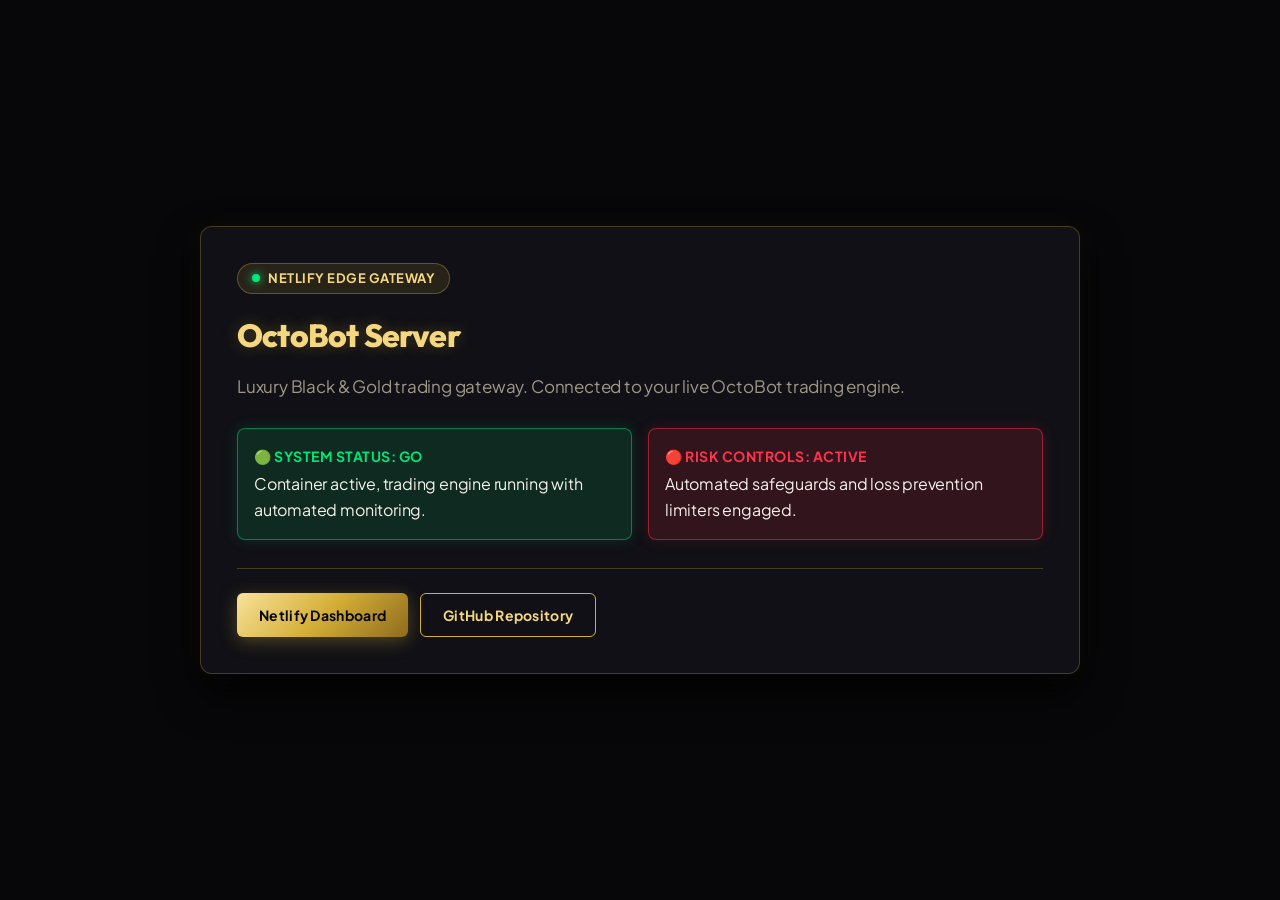
<file: netlify/index.html>
<!doctype html>
<html lang="en">
  <head>
    <meta charset="utf-8">
    <meta name="viewport" content="width=device-width, initial-scale=1">
    <title>OctoBot Server — Gateway</title>
    <link rel="preconnect" href="https://fonts.googleapis.com">
    <link rel="preconnect" href="https://fonts.gstatic.com" crossorigin>
    <link href="https://fonts.googleapis.com/css2?family=JetBrains+Mono:wght@400;500;600;700&family=Outfit:wght@500;600;700;800;900&family=Plus+Jakarta+Sans:ital,wght@0,400;0,500;0,600;0,700;0,800;1,400&display=swap" rel="stylesheet">
    <style>
      :root {
        color-scheme: dark;
        --bg: #070709;
        --surface: #101016;
        --surface-border: rgba(212, 175, 55, 0.28);
        --text: #F4F1EA;
        --muted: #9E9887;
        --gold: #D4AF37;
        --gold-light: #F5D77F;
        --gold-gradient: linear-gradient(135deg, #F9E29B 0%, #D4AF37 50%, #8F6B1E 100%);
        --go-green: #00E676;
        --go-green-bg: rgba(0, 230, 118, 0.12);
        --go-green-border: rgba(0, 230, 118, 0.45);
        --warning-red: #FF334B;
        --warning-red-bg: rgba(255, 51, 75, 0.14);
        --warning-red-border: rgba(255, 51, 75, 0.5);
        --code-bg: #060608;
      }

      * { box-sizing: border-box; }

      body {
        margin: 0;
        font-family: 'Plus Jakarta Sans', -apple-system, BlinkMacSystemFont, "Segoe UI", Roboto, sans-serif;
        letter-spacing: -0.012em;
        -webkit-font-smoothing: antialiased;
        -moz-osx-font-smoothing: grayscale;
        background: var(--bg);
        color: var(--text);
        line-height: 1.6;
        min-height: 100vh;
        display: flex;
        flex-direction: column;
        justify-content: center;
        padding: 32px 16px;
      }

      main {
        width: min(880px, 100%);
        margin: 0 auto;
      }

      .card {
        background: var(--surface);
        border: 1px solid var(--surface-border);
        border-radius: 12px;
        padding: 36px;
        box-shadow: 0 20px 40px rgba(0, 0, 0, 0.75), 0 0 25px rgba(212, 175, 55, 0.06);
      }

      .header-badge {
        display: inline-flex;
        align-items: center;
        gap: 8px;
        background: rgba(212, 175, 55, 0.12);
        color: var(--gold-light);
        border: 1px solid rgba(212, 175, 55, 0.35);
        border-radius: 999px;
        padding: 4px 14px;
        font-size: 13px;
        font-weight: 700;
        text-transform: uppercase;
        letter-spacing: 0.5px;
        margin-bottom: 16px;
      }

      .header-badge .dot {
        width: 8px;
        height: 8px;
        background: var(--go-green);
        border-radius: 50%;
        display: inline-block;
        box-shadow: 0 0 8px var(--go-green);
      }

      h1 {
        margin: 0 0 12px;
        font-family: 'Outfit', 'Plus Jakarta Sans', sans-serif;
        font-size: 32px;
        font-weight: 800;
        color: var(--gold-light);
        letter-spacing: -0.025em;
        text-shadow: 0 0 16px rgba(212, 175, 55, 0.3);
      }

      .lead {
        font-size: 17px;
        color: var(--muted);
        margin: 0 0 28px;
        max-width: 720px;
      }

      .status-grid {
        display: grid;
        grid-template-columns: repeat(auto-fit, minmax(240px, 1fr));
        gap: 16px;
        margin-bottom: 28px;
      }

      .status-box-go {
        background: var(--go-green-bg);
        border: 1px solid var(--go-green-border);
        border-radius: 8px;
        padding: 16px;
        box-shadow: 0 0 15px rgba(0, 230, 118, 0.15);
      }

      .status-box-go .status-title {
        color: var(--go-green);
        font-weight: 700;
        font-size: 14px;
        text-transform: uppercase;
        letter-spacing: 0.5px;
        margin-bottom: 4px;
      }

      .status-box-warning {
        background: var(--warning-red-bg);
        border: 1px solid var(--warning-red-border);
        border-radius: 8px;
        padding: 16px;
        box-shadow: 0 0 15px rgba(255, 51, 75, 0.15);
      }

      .status-box-warning .status-title {
        color: var(--warning-red);
        font-weight: 700;
        font-size: 14px;
        text-transform: uppercase;
        letter-spacing: 0.5px;
        margin-bottom: 4px;
      }

      .steps {
        display: grid;
        grid-template-columns: 1fr;
        gap: 16px;
        margin: 24px 0;
      }

      .step-item {
        display: flex;
        gap: 16px;
        background: var(--code-bg);
        border: 1px solid var(--surface-border);
        border-radius: 8px;
        padding: 18px;
        transition: border-color 0.2s ease;
      }

      .step-item:hover {
        border-color: var(--gold);
      }

      .step-number {
        display: flex;
        align-items: center;
        justify-content: center;
        width: 32px;
        height: 32px;
        background: var(--gold-gradient);
        color: #070709;
        font-weight: 800;
        border-radius: 50%;
        flex-shrink: 0;
        box-shadow: 0 0 10px rgba(212, 175, 55, 0.4);
      }

      .step-content h3 {
        margin: 0 0 4px;
        font-size: 16px;
        color: var(--gold-light);
      }

      .step-content p {
        margin: 0 0 8px;
        font-size: 14px;
        color: var(--muted);
      }

      code {
        font-family: 'JetBrains Mono', Consolas, Monaco, monospace;
        background: rgba(212, 175, 55, 0.1);
        color: var(--gold-light);
        padding: 2px 6px;
        border-radius: 4px;
        font-size: 13px;
        border: 1px solid rgba(212, 175, 55, 0.2);
      }

      pre {
        background: #040405;
        border: 1px solid var(--surface-border);
        border-radius: 6px;
        padding: 12px;
        overflow-x: auto;
        margin: 8px 0 0;
      }

      pre code {
        background: none;
        padding: 0;
        border: none;
      }

      .actions {
        display: flex;
        flex-wrap: wrap;
        gap: 12px;
        margin-top: 28px;
        border-top: 1px solid var(--surface-border);
        padding-top: 24px;
      }

      .btn {
        display: inline-flex;
        align-items: center;
        padding: 10px 22px;
        border-radius: 6px;
        font-weight: 700;
        font-size: 14px;
        text-decoration: none;
        transition: all 0.2s;
        letter-spacing: 0.3px;
      }

      .btn-gold {
        background: var(--gold-gradient);
        color: #070709;
        box-shadow: 0 4px 18px rgba(212, 175, 55, 0.35);
      }

      .btn-gold:hover {
        opacity: 0.95;
        box-shadow: 0 6px 24px rgba(212, 175, 55, 0.55);
        transform: translateY(-1px);
      }

      .btn-outline {
        background: transparent;
        color: var(--gold-light);
        border: 1px solid var(--gold);
      }

      .btn-outline:hover {
        background: rgba(212, 175, 55, 0.1);
        border-color: var(--gold-light);
      }
    </style>
  </head>
  <body>
    <main>
      <div class="card">
        <div class="header-badge">
          <span class="dot"></span> Netlify Edge Gateway
        </div>
        <h1>OctoBot Server</h1>
        <p class="lead">
          Luxury Black & Gold trading gateway. Connected to your live OctoBot trading engine.
        </p>

        <div class="status-grid">
          <div class="status-box-go">
            <div class="status-title">🟢 System Status: GO</div>
            <div>Container active, trading engine running with automated monitoring.</div>
          </div>
          <div class="status-box-warning">
            <div class="status-title">🔴 Risk Controls: ACTIVE</div>
            <div>Automated safeguards and loss prevention limiters engaged.</div>
          </div>
        </div>

        <div class="actions">
          <a class="btn btn-gold" href="https://app.netlify.com" target="_blank" rel="noopener">Netlify Dashboard</a>
          <a class="btn btn-outline" href="https://github.com/ShannenJael/Octobot_Server" target="_blank" rel="noopener">GitHub Repository</a>
        </div>
      </div>
    </main>
  </body>
</html>
</file>
